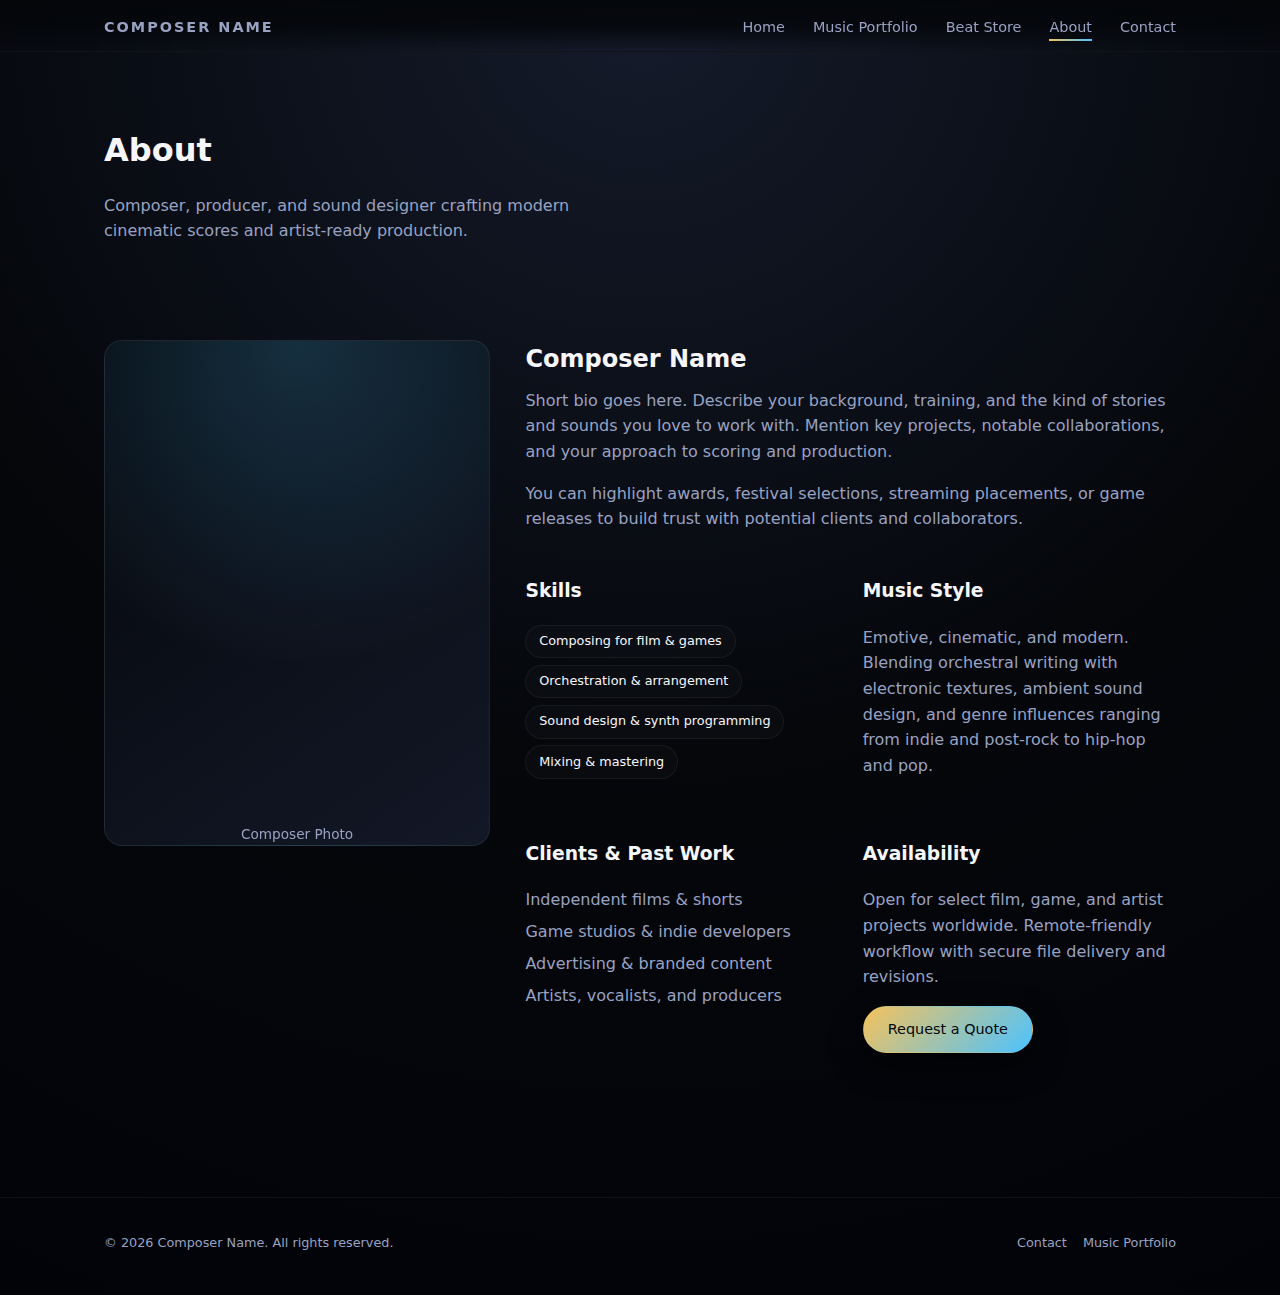
<file: about.html>
<!DOCTYPE html>
<html lang="en">
<head>
  <meta charset="UTF-8" />
  <meta name="viewport" content="width=device-width, initial-scale=1.0" />
  <title>Composer Portfolio | About</title>
  <link rel="stylesheet" href="assets/css/styles.css" />
</head>
<body class="theme-dark">
  <header class="site-header">
    <div class="container header-inner">
      <div class="logo">Composer Name</div>
      <nav class="main-nav" aria-label="Main navigation">
        <button class="nav-toggle" aria-expanded="false" aria-label="Toggle navigation">
          <span></span><span></span><span></span>
        </button>
        <ul class="nav-links">
          <li><a href="index.html">Home</a></li>
          <li><a href="portfolio.html">Music Portfolio</a></li>
          <li><a href="store.html">Beat Store</a></li>
          <li><a href="about.html" class="active">About</a></li>
          <li><a href="contact.html">Contact</a></li>
        </ul>
      </nav>
    </div>
  </header>

  <main class="page">
    <section class="page-header">
      <div class="container">
        <h1>About</h1>
        <p>
          Composer, producer, and sound designer crafting modern cinematic scores and artist-ready production.
        </p>
      </div>
    </section>

    <section class="section" aria-label="Composer bio">
      <div class="container about-layout">
        <div class="about-photo">
          <div class="photo-placeholder">
            <span>Composer Photo</span>
          </div>
        </div>
        <div class="about-content">
          <h2>Composer Name</h2>
          <p>
            Short bio goes here. Describe your background, training, and the kind of stories and sounds you love to
            work with. Mention key projects, notable collaborations, and your approach to scoring and production.
          </p>
          <p>
            You can highlight awards, festival selections, streaming placements, or game releases to build trust with
            potential clients and collaborators.
          </p>

          <div class="about-grid">
            <div>
              <h3>Skills</h3>
              <ul class="tag-list">
                <li>Composing for film &amp; games</li>
                <li>Orchestration &amp; arrangement</li>
                <li>Sound design &amp; synth programming</li>
                <li>Mixing &amp; mastering</li>
              </ul>
            </div>
            <div>
              <h3>Music Style</h3>
              <p>
                Emotive, cinematic, and modern. Blending orchestral writing with electronic textures, ambient sound
                design, and genre influences ranging from indie and post-rock to hip-hop and pop.
              </p>
            </div>
          </div>

          <div class="about-grid">
            <div>
              <h3>Clients &amp; Past Work</h3>
              <ul class="text-list">
                <li>Independent films &amp; shorts</li>
                <li>Game studios &amp; indie developers</li>
                <li>Advertising &amp; branded content</li>
                <li>Artists, vocalists, and producers</li>
              </ul>
            </div>
            <div>
              <h3>Availability</h3>
              <p>
                Open for select film, game, and artist projects worldwide. Remote-friendly workflow with secure file
                delivery and revisions.
              </p>
              <a href="contact.html" class="btn btn-primary">Request a Quote</a>
            </div>
          </div>
        </div>
      </div>
    </section>
  </main>

  <footer class="site-footer">
    <div class="container footer-inner">
      <p>© <span id="year"></span> Composer Name. All rights reserved.</p>
      <div class="footer-links">
        <a href="contact.html">Contact</a>
        <a href="portfolio.html">Music Portfolio</a>
      </div>
    </div>
  </footer>

  <script src="assets/js/main.js"></script>
</body>
</html>
</file>
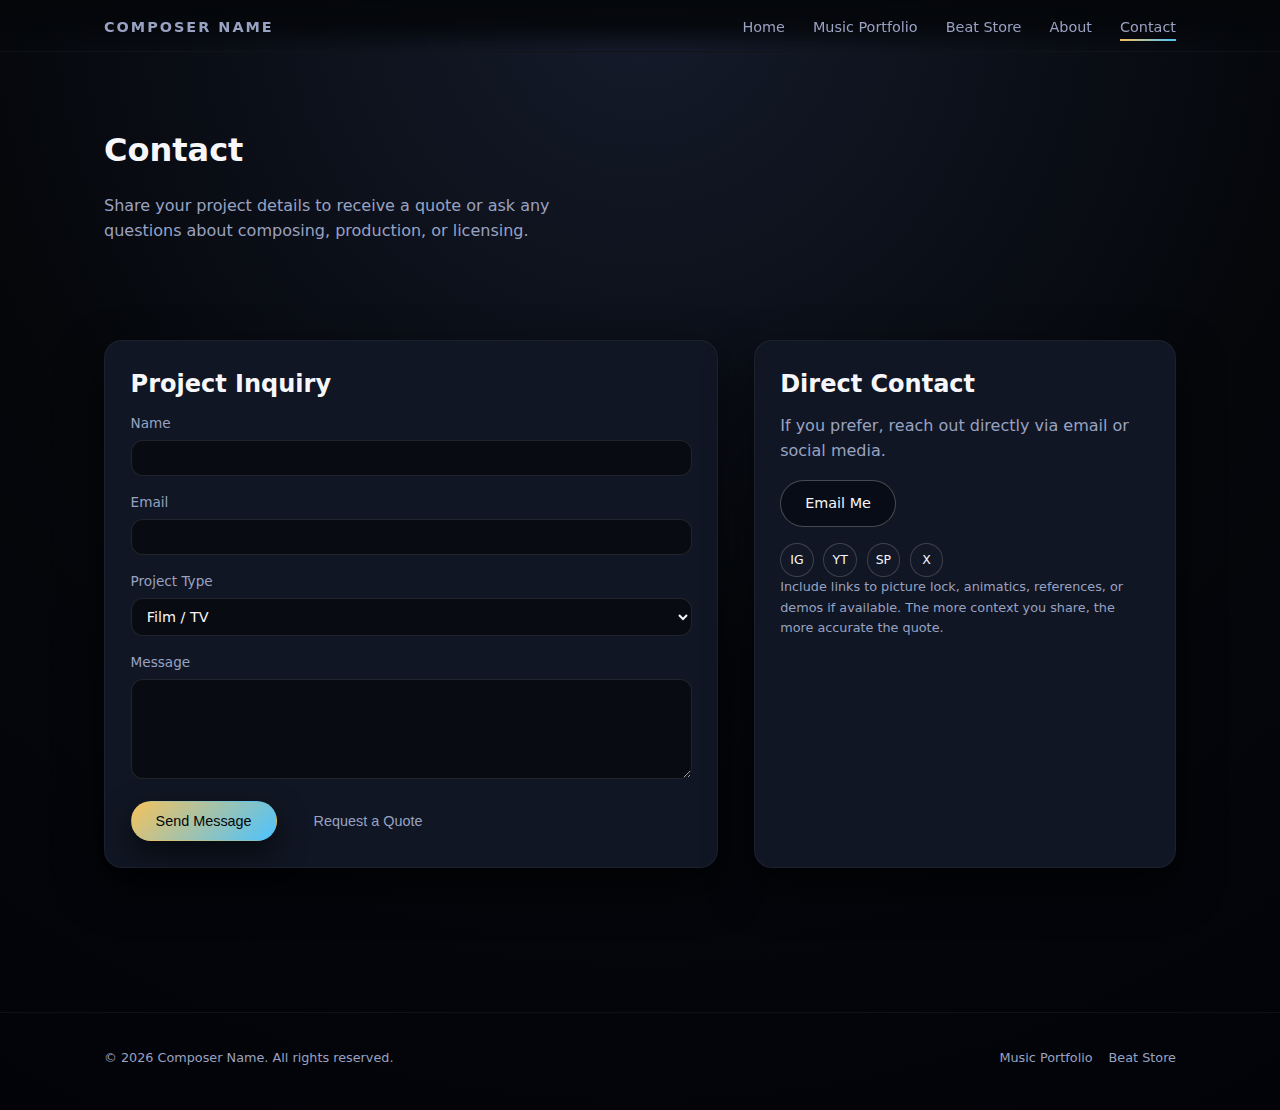
<file: contact.html>
<!DOCTYPE html>
<html lang="en">
<head>
  <meta charset="UTF-8" />
  <meta name="viewport" content="width=device-width, initial-scale=1.0" />
  <title>Composer Portfolio | Contact</title>
  <link rel="stylesheet" href="assets/css/styles.css" />
</head>
<body class="theme-dark">
  <header class="site-header">
    <div class="container header-inner">
      <div class="logo">Composer Name</div>
      <nav class="main-nav" aria-label="Main navigation">
        <button class="nav-toggle" aria-expanded="false" aria-label="Toggle navigation">
          <span></span><span></span><span></span>
        </button>
        <ul class="nav-links">
          <li><a href="index.html">Home</a></li>
          <li><a href="portfolio.html">Music Portfolio</a></li>
          <li><a href="store.html">Beat Store</a></li>
          <li><a href="about.html">About</a></li>
          <li><a href="contact.html" class="active">Contact</a></li>
        </ul>
      </nav>
    </div>
  </header>

  <main class="page">
    <section class="page-header">
      <div class="container">
        <h1>Contact</h1>
        <p>
          Share your project details to receive a quote or ask any questions about composing, production, or licensing.
        </p>
      </div>
    </section>

    <section class="section" aria-label="Contact form">
      <div class="container contact-layout">
        <div class="contact-form-panel">
          <h2>Project Inquiry</h2>
          <form class="contact-form" action="#" method="post">
            <div class="form-field">
              <label for="name">Name</label>
              <input type="text" id="name" name="name" required />
            </div>
            <div class="form-field">
              <label for="email">Email</label>
              <input type="email" id="email" name="email" required />
            </div>
            <div class="form-field">
              <label for="projectType">Project Type</label>
              <select id="projectType" name="projectType">
                <option>Film / TV</option>
                <option>Game</option>
                <option>Advertising / Brand</option>
                <option>Artist / Single / EP</option>
                <option>Other</option>
              </select>
            </div>
            <div class="form-field">
              <label for="message">Message</label>
              <textarea id="message" name="message" rows="5" required></textarea>
            </div>
            <div class="form-actions">
              <button type="submit" class="btn btn-primary">Send Message</button>
              <button type="button" class="btn btn-ghost">Request a Quote</button>
            </div>
          </form>
        </div>

        <aside class="contact-info" aria-label="Contact info and socials">
          <h2>Direct Contact</h2>
          <p>If you prefer, reach out directly via email or social media.</p>
          <a href="mailto:hello@example.com" class="btn btn-outline">Email Me</a>

          <div class="social-links">
            <a href="#" aria-label="Instagram">IG</a>
            <a href="#" aria-label="YouTube">YT</a>
            <a href="#" aria-label="Spotify">SP</a>
            <a href="#" aria-label="Twitter / X">X</a>
          </div>

          <p class="small-text">
            Include links to picture lock, animatics, references, or demos if available. The more context you share,
            the more accurate the quote.
          </p>
        </aside>
      </div>
    </section>
  </main>

  <footer class="site-footer">
    <div class="container footer-inner">
      <p>© <span id="year"></span> Composer Name. All rights reserved.</p>
      <div class="footer-links">
        <a href="portfolio.html">Music Portfolio</a>
        <a href="store.html">Beat Store</a>
      </div>
    </div>
  </footer>

  <script src="assets/js/main.js"></script>
</body>
</html>
</file>
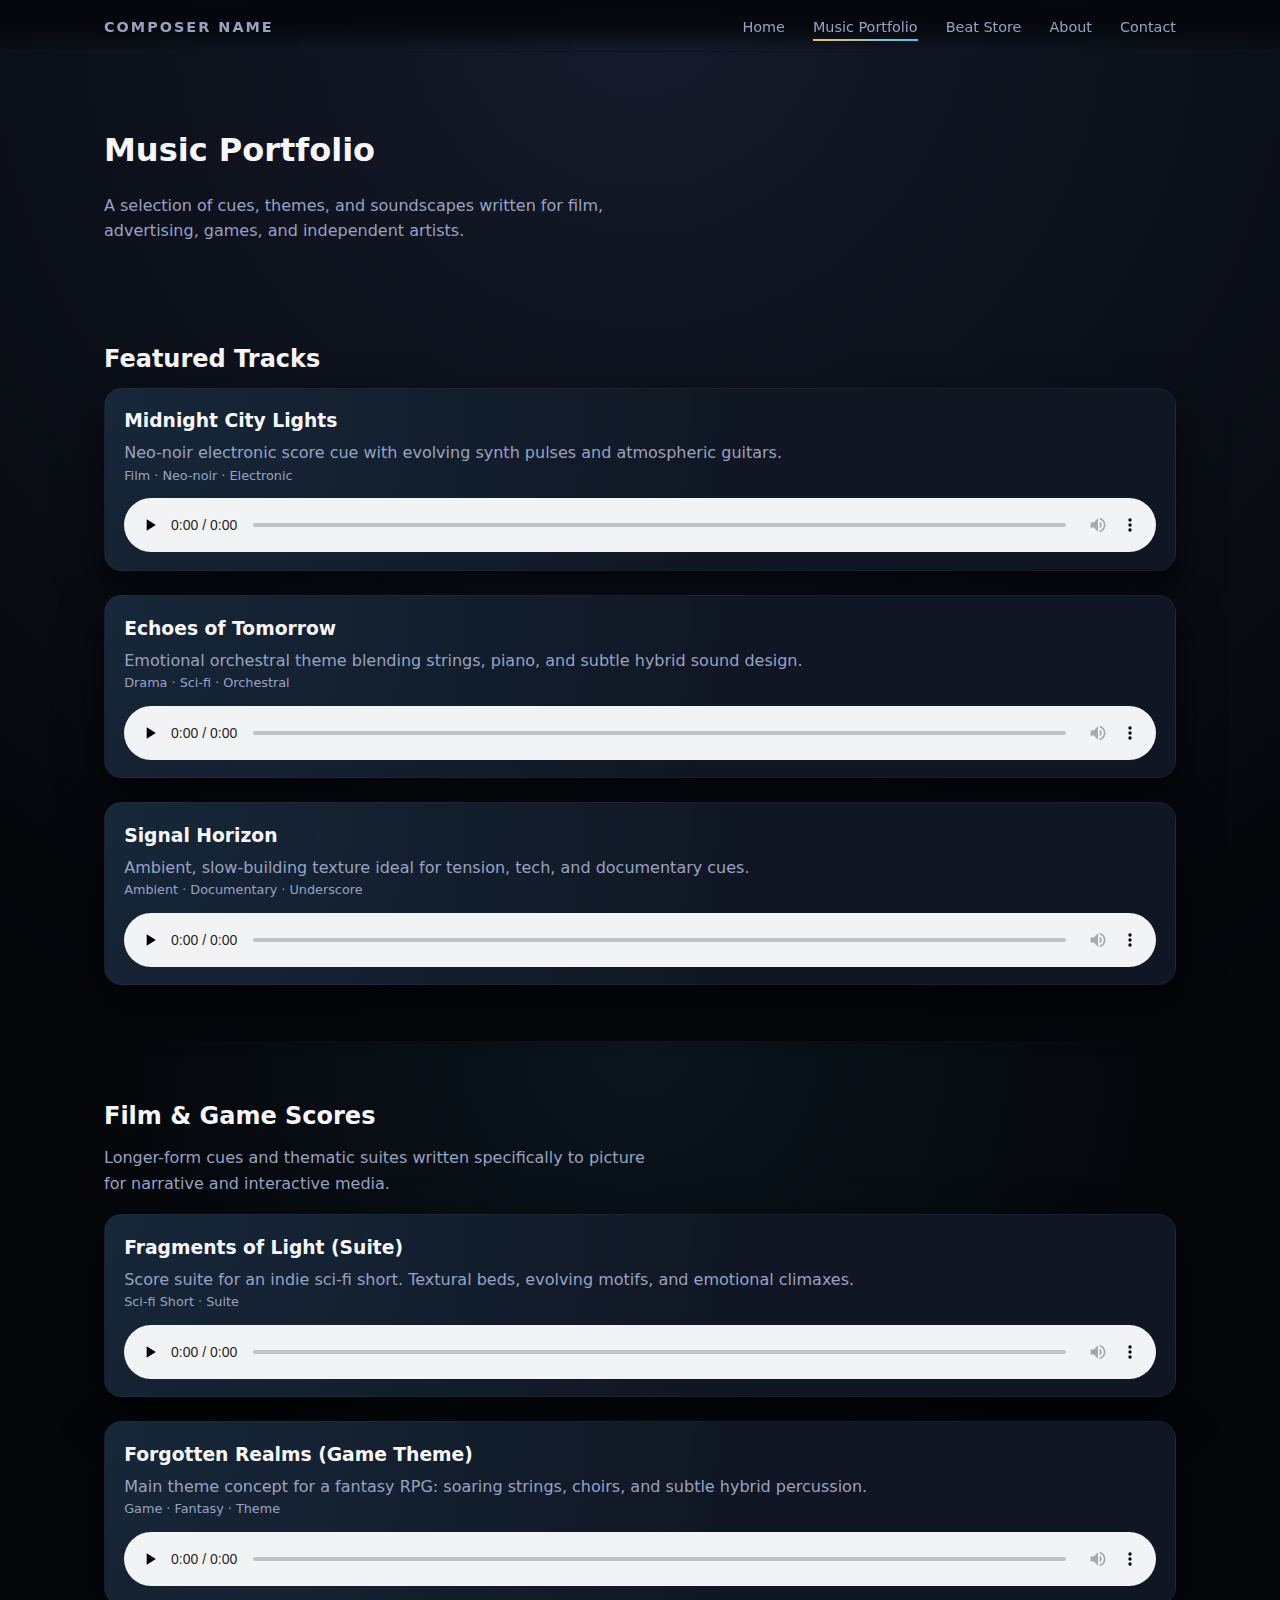
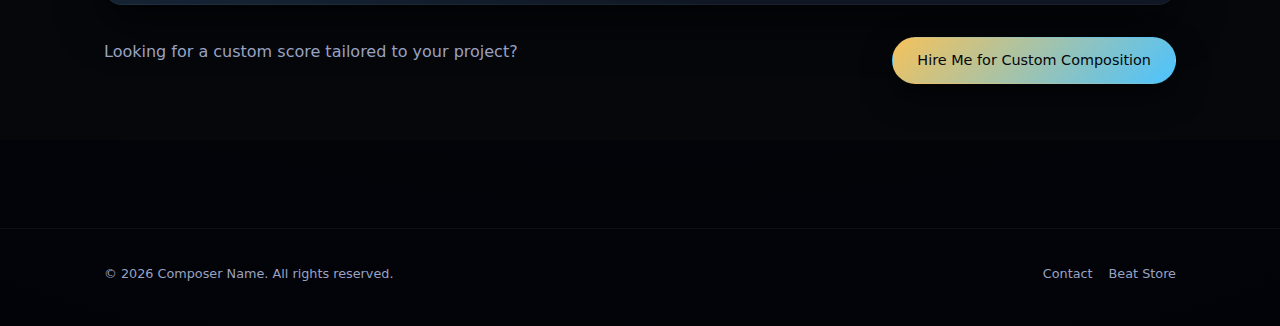
<file: portfolio.html>
<!DOCTYPE html>
<html lang="en">
<head>
  <meta charset="UTF-8" />
  <meta name="viewport" content="width=device-width, initial-scale=1.0" />
  <title>Composer Portfolio | Music Portfolio</title>
  <link rel="stylesheet" href="assets/css/styles.css" />
</head>
<body class="theme-dark">
  <header class="site-header">
    <div class="container header-inner">
      <div class="logo">Composer Name</div>
      <nav class="main-nav" aria-label="Main navigation">
        <button class="nav-toggle" aria-expanded="false" aria-label="Toggle navigation">
          <span></span><span></span><span></span>
        </button>
        <ul class="nav-links">
          <li><a href="index.html">Home</a></li>
          <li><a href="portfolio.html" class="active">Music Portfolio</a></li>
          <li><a href="store.html">Beat Store</a></li>
          <li><a href="about.html">About</a></li>
          <li><a href="contact.html">Contact</a></li>
        </ul>
      </nav>
    </div>
  </header>

  <main class="page">
    <section class="page-header">
      <div class="container">
        <h1>Music Portfolio</h1>
        <p>
          A selection of cues, themes, and soundscapes written for film, advertising, games, and independent artists.
        </p>
      </div>
    </section>

    <section class="section" aria-label="Portfolio tracks">
      <div class="container">
        <h2>Featured Tracks</h2>
        <div class="track-grid">
          <article class="track-card">
            <div class="track-meta">
              <h3>Midnight City Lights</h3>
              <p>Neo-noir electronic score cue with evolving synth pulses and atmospheric guitars.</p>
              <p class="track-tags">Film · Neo-noir · Electronic</p>
            </div>
            <audio controls preload="none">
              <source src="assets/audio/midnight-city-lights.mp3" type="audio/mpeg" />
            </audio>
          </article>

          <article class="track-card">
            <div class="track-meta">
              <h3>Echoes of Tomorrow</h3>
              <p>Emotional orchestral theme blending strings, piano, and subtle hybrid sound design.</p>
              <p class="track-tags">Drama · Sci-fi · Orchestral</p>
            </div>
            <audio controls preload="none">
              <source src="assets/audio/echoes-of-tomorrow.mp3" type="audio/mpeg" />
            </audio>
          </article>

          <article class="track-card">
            <div class="track-meta">
              <h3>Signal Horizon</h3>
              <p>Ambient, slow-building texture ideal for tension, tech, and documentary cues.</p>
              <p class="track-tags">Ambient · Documentary · Underscore</p>
            </div>
            <audio controls preload="none">
              <source src="assets/audio/signal-horizon.mp3" type="audio/mpeg" />
            </audio>
          </article>
        </div>
      </div>
    </section>

    <section class="section section-alt" aria-label="Film and game scores">
      <div class="container">
        <header class="section-heading">
          <h2>Film &amp; Game Scores</h2>
          <p>
            Longer-form cues and thematic suites written specifically to picture for narrative and interactive media.
          </p>
        </header>
        <div class="track-grid">
          <article class="track-card">
            <div class="track-meta">
              <h3>Fragments of Light (Suite)</h3>
              <p>Score suite for an indie sci-fi short. Textural beds, evolving motifs, and emotional climaxes.</p>
              <p class="track-tags">Sci-fi Short · Suite</p>
            </div>
            <audio controls preload="none">
              <source src="assets/audio/fragments-of-light.mp3" type="audio/mpeg" />
            </audio>
          </article>

          <article class="track-card">
            <div class="track-meta">
              <h3>Forgotten Realms (Game Theme)</h3>
              <p>Main theme concept for a fantasy RPG: soaring strings, choirs, and subtle hybrid percussion.</p>
              <p class="track-tags">Game · Fantasy · Theme</p>
            </div>
            <audio controls preload="none">
              <source src="assets/audio/forgotten-realms.mp3" type="audio/mpeg" />
            </audio>
          </article>
        </div>
        <div class="cta-inline">
          <p>Looking for a custom score tailored to your project?</p>
          <a href="contact.html" class="btn btn-primary">Hire Me for Custom Composition</a>
        </div>
      </div>
    </section>
  </main>

  <footer class="site-footer">
    <div class="container footer-inner">
      <p>© <span id="year"></span> Composer Name. All rights reserved.</p>
      <div class="footer-links">
        <a href="contact.html">Contact</a>
        <a href="store.html">Beat Store</a>
      </div>
    </div>
  </footer>

  <script src="assets/js/main.js"></script>
</body>
</html>
</file>
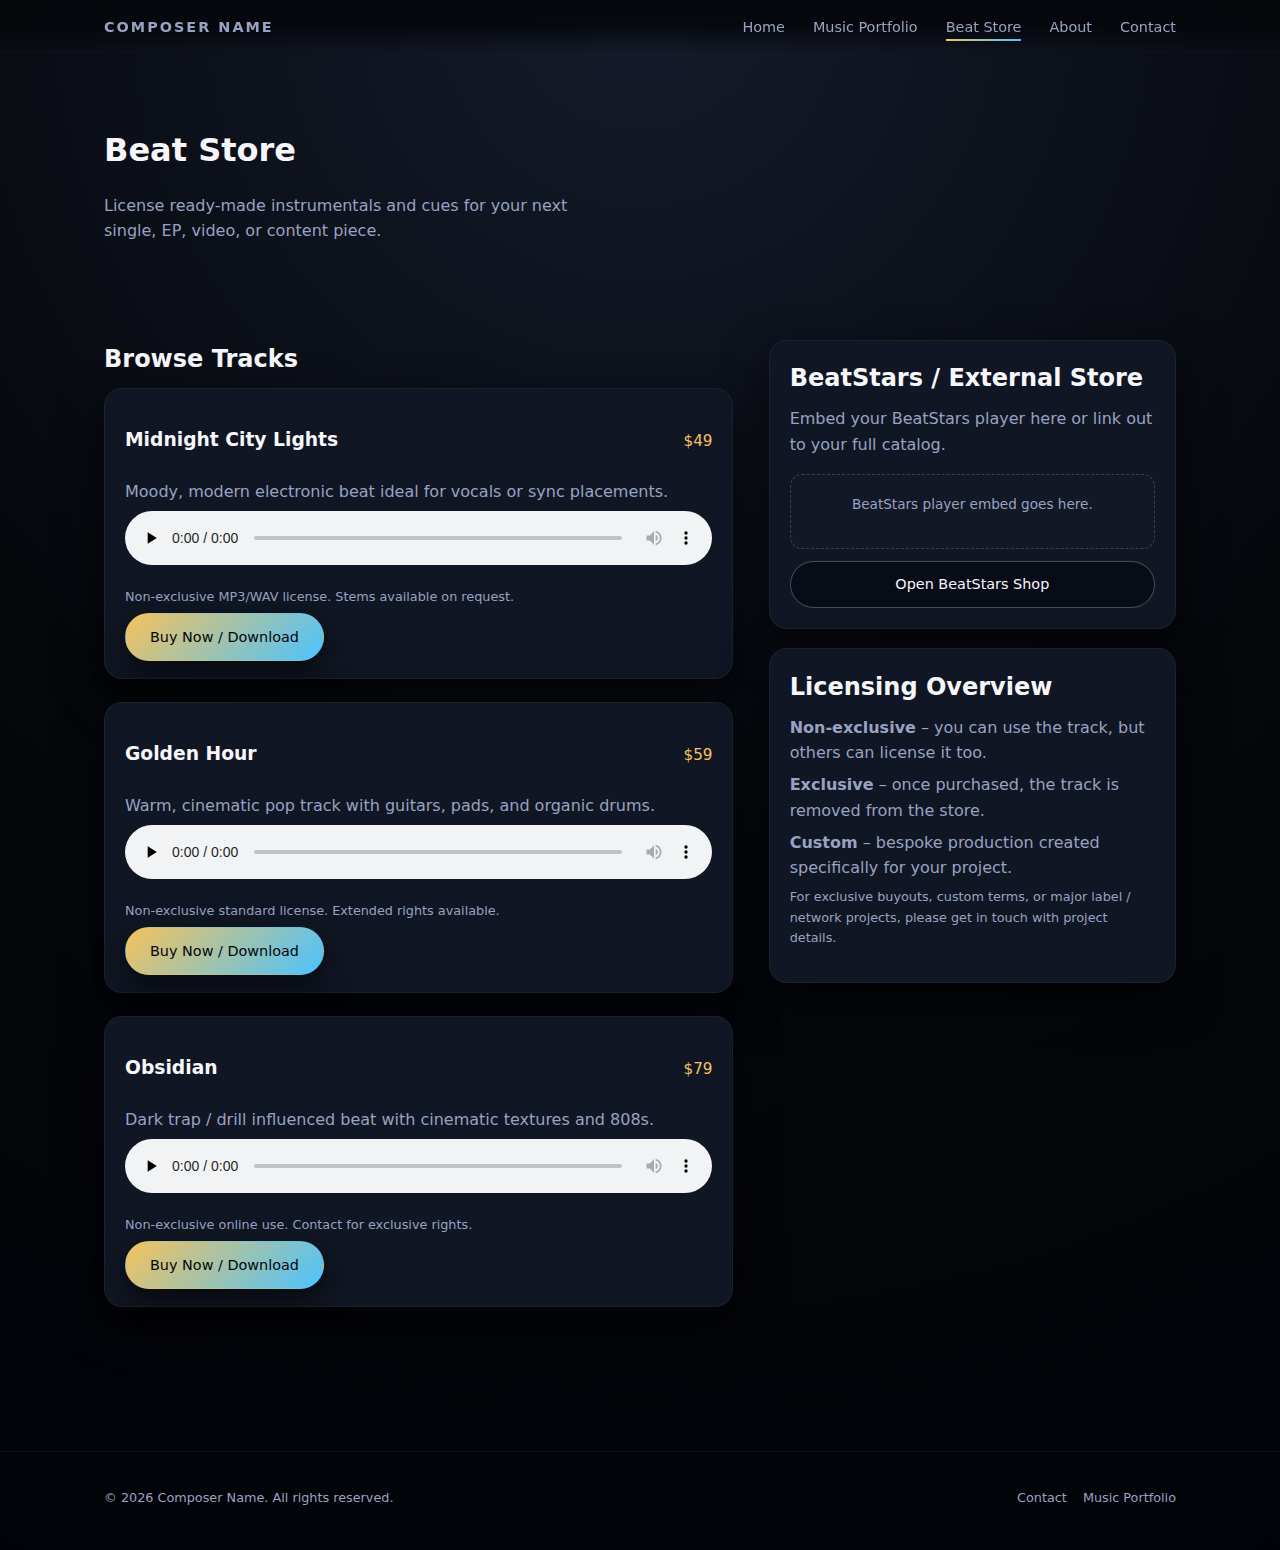
<file: store.html>
<!DOCTYPE html>
<html lang="en">
<head>
  <meta charset="UTF-8" />
  <meta name="viewport" content="width=device-width, initial-scale=1.0" />
  <title>Composer Portfolio | Beat Store</title>
  <link rel="stylesheet" href="assets/css/styles.css" />
</head>
<body class="theme-dark">
  <header class="site-header">
    <div class="container header-inner">
      <div class="logo">Composer Name</div>
      <nav class="main-nav" aria-label="Main navigation">
        <button class="nav-toggle" aria-expanded="false" aria-label="Toggle navigation">
          <span></span><span></span><span></span>
        </button>
        <ul class="nav-links">
          <li><a href="index.html">Home</a></li>
          <li><a href="portfolio.html">Music Portfolio</a></li>
          <li><a href="store.html" class="active">Beat Store</a></li>
          <li><a href="about.html">About</a></li>
          <li><a href="contact.html">Contact</a></li>
        </ul>
      </nav>
    </div>
  </header>

  <main class="page">
    <section class="page-header">
      <div class="container">
        <h1>Beat Store</h1>
        <p>
          License ready-made instrumentals and cues for your next single, EP, video, or content piece.
        </p>
      </div>
    </section>

    <section class="section" aria-label="Storefront">
      <div class="container">
        <div class="store-layout">
          <div class="store-main">
            <h2>Browse Tracks</h2>
            <div class="product-grid">
              <article class="product-card">
                <div class="product-header">
                  <h3>Midnight City Lights</h3>
                  <span class="price">$49</span>
                </div>
                <p>Moody, modern electronic beat ideal for vocals or sync placements.</p>
                <audio controls preload="none">
                  <source src="assets/audio/midnight-city-lights.mp3" type="audio/mpeg" />
                </audio>
                <p class="license-note">Non-exclusive MP3/WAV license. Stems available on request.</p>
                <div class="product-actions">
                  <a class="btn btn-primary" href="https://beatstars.com/yourprofile/midnight-city-lights" target="_blank" rel="noopener">Buy Now / Download</a>
                </div>
              </article>

              <article class="product-card">
                <div class="product-header">
                  <h3>Golden Hour</h3>
                  <span class="price">$59</span>
                </div>
                <p>Warm, cinematic pop track with guitars, pads, and organic drums.</p>
                <audio controls preload="none">
                  <source src="assets/audio/golden-hour.mp3" type="audio/mpeg" />
                </audio>
                <p class="license-note">Non-exclusive standard license. Extended rights available.</p>
                <div class="product-actions">
                  <a class="btn btn-primary" href="https://beatstars.com/yourprofile/golden-hour" target="_blank" rel="noopener">Buy Now / Download</a>
                </div>
              </article>

              <article class="product-card">
                <div class="product-header">
                  <h3>Obsidian</h3>
                  <span class="price">$79</span>
                </div>
                <p>Dark trap / drill influenced beat with cinematic textures and 808s.</p>
                <audio controls preload="none">
                  <source src="assets/audio/obsidian.mp3" type="audio/mpeg" />
                </audio>
                <p class="license-note">Non-exclusive online use. Contact for exclusive rights.</p>
                <div class="product-actions">
                  <a class="btn btn-primary" href="https://beatstars.com/yourprofile/obsidian" target="_blank" rel="noopener">Buy Now / Download</a>
                </div>
              </article>
            </div>
          </div>

          <aside class="store-sidebar" aria-label="Licensing and external store links">
            <div class="panel">
              <h2>BeatStars / External Store</h2>
              <p>
                Embed your BeatStars player here or link out to your full catalog.
              </p>
              <div class="panel-body">
                <div class="embed-placeholder">
                  <p>BeatStars player embed goes here.</p>
                </div>
                <a href="#" class="btn btn-outline full-width">Open BeatStars Shop</a>
              </div>
            </div>

            <div class="panel">
              <h2>Licensing Overview</h2>
              <ul class="text-list">
                <li><strong>Non-exclusive</strong> – you can use the track, but others can license it too.</li>
                <li><strong>Exclusive</strong> – once purchased, the track is removed from the store.</li>
                <li><strong>Custom</strong> – bespoke production created specifically for your project.</li>
              </ul>
              <p class="small-text">
                For exclusive buyouts, custom terms, or major label / network projects, please
                <a href="contact.html">get in touch</a> with project details.
              </p>
            </div>
          </aside>
        </div>
      </div>
    </section>
  </main>

  <footer class="site-footer">
    <div class="container footer-inner">
      <p>© <span id="year"></span> Composer Name. All rights reserved.</p>
      <div class="footer-links">
        <a href="contact.html">Contact</a>
        <a href="portfolio.html">Music Portfolio</a>
      </div>
    </div>
  </footer>

  <script src="assets/js/main.js"></script>
</body>
</html>
</file>
<file: assets/css/styles.css>
/* Global Styles */
:root {
  --bg-main: #05070b;
  --bg-alt: #0c1018;
  --bg-elevated: #101623;
  --border-subtle: rgba(255, 255, 255, 0.05);
  --text-main: #f7f7fb;
  --text-muted: #99a2c2;
  --accent-gold: #f5c25c;
  --accent-blue: #4cc3ff;
  --accent-soft: rgba(245, 194, 92, 0.15);
  --shadow-soft: 0 18px 45px rgba(0, 0, 0, 0.65);
  --radius-lg: 18px;
  --radius-md: 12px;
  --radius-pill: 999px;
  --container: 1120px;
}

* {
  box-sizing: border-box;
}

html,
body {
  margin: 0;
  padding: 0;
}

body.theme-dark {
  background: radial-gradient(circle at top, #151b2b 0, #05070b 52%, #020308 100%);
  color: var(--text-main);
  font-family: system-ui, -apple-system, BlinkMacSystemFont, "SF Pro Text", "Segoe UI", sans-serif;
  line-height: 1.6;
}

a {
  color: inherit;
  text-decoration: none;
}

a:hover {
  text-decoration: underline;
}

img {
  max-width: 100%;
  display: block;
}

.container {
  width: 100%;
  max-width: var(--container);
  margin: 0 auto;
  padding: 0 1.5rem;
}

main.page {
  padding-bottom: 3rem;
}

/* Header */
.site-header {
  position: sticky;
  top: 0;
  z-index: 20;
  backdrop-filter: blur(20px);
  background: linear-gradient(to bottom, rgba(5, 7, 11, 0.96), rgba(5, 7, 11, 0.9), transparent);
  border-bottom: 1px solid var(--border-subtle);
}

.header-inner {
  display: flex;
  align-items: center;
  justify-content: space-between;
  padding: 1rem 1.5rem 0.75rem;
}

.logo {
  font-weight: 600;
  letter-spacing: 0.14em;
  text-transform: uppercase;
  font-size: 0.9rem;
  color: var(--text-muted);
}

.main-nav {
  position: relative;
}

.nav-links {
  display: flex;
  gap: 1.75rem;
  list-style: none;
  margin: 0;
  padding: 0;
  font-size: 0.9rem;
}

.nav-links a {
  color: var(--text-muted);
  text-decoration: none;
  position: relative;
  padding-bottom: 0.1rem;
}

.nav-links a::after {
  content: "";
  position: absolute;
  left: 0;
  bottom: -0.25rem;
  width: 0;
  height: 2px;
  background: linear-gradient(90deg, var(--accent-gold), var(--accent-blue));
  transition: width 0.25s ease;
}

.nav-links a:hover::after,
.nav-links a.active::after {
  width: 100%;
}

.nav-toggle {
  display: none;
  background: none;
  border: 1px solid var(--border-subtle);
  border-radius: 999px;
  padding: 0.45rem 0.6rem;
  cursor: pointer;
  align-items: center;
  justify-content: center;
  gap: 0.23rem;
}

.nav-toggle span {
  display: block;
  width: 18px;
  height: 2px;
  border-radius: 999px;
  background: var(--text-main);
}

/* Hero */
.hero {
  position: relative;
  min-height: 78vh;
  display: flex;
  align-items: center;
  color: var(--text-main);
  background-image: url("../img/hero-bg.jpg");
  background-size: cover;
  background-position: center;
}

.hero-overlay {
  position: absolute;
  inset: 0;
  background: radial-gradient(circle at top left, rgba(76, 195, 255, 0.15), transparent 55%),
    radial-gradient(circle at bottom right, rgba(245, 194, 92, 0.18), transparent 55%),
    linear-gradient(135deg, rgba(3, 4, 9, 0.9), rgba(3, 5, 13, 0.98));
}

.hero-content {
  position: relative;
  padding: 5rem 1.5rem 5rem;
}

.hero-kicker {
  text-transform: uppercase;
  letter-spacing: 0.2em;
  font-size: 0.78rem;
  color: var(--text-muted);
  margin-bottom: 1.2rem;
}

.hero h1 {
  font-size: clamp(2.5rem, 4vw, 3.4rem);
  margin: 0 0 0.4rem;
}

.hero-tagline {
  font-size: 1.1rem;
  color: var(--accent-gold);
  margin-bottom: 1rem;
}

.hero-intro {
  max-width: 36rem;
  color: var(--text-muted);
  margin-bottom: 2rem;
}

.hero-actions {
  display: flex;
  flex-wrap: wrap;
  gap: 0.75rem;
}

/* Buttons */
.btn {
  display: inline-flex;
  align-items: center;
  justify-content: center;
  border-radius: var(--radius-pill);
  padding: 0.7rem 1.5rem;
  border: 1px solid transparent;
  font-size: 0.9rem;
  cursor: pointer;
  text-decoration: none;
  transition: transform 0.16s ease, box-shadow 0.16s ease, background 0.16s ease, border-color 0.16s ease;
}

.btn-primary {
  background: linear-gradient(135deg, var(--accent-gold), var(--accent-blue));
  color: #05070b;
  box-shadow: 0 12px 30px rgba(0, 0, 0, 0.6);
}

.btn-primary:hover {
  transform: translateY(-1px);
  box-shadow: 0 18px 40px rgba(0, 0, 0, 0.75);
}

.btn-outline {
  border-color: rgba(255, 255, 255, 0.25);
  color: var(--text-main);
  background: rgba(3, 6, 13, 0.6);
}

.btn-outline:hover {
  background: rgba(10, 14, 25, 0.9);
}

.btn-ghost {
  border-color: transparent;
  background: transparent;
  color: var(--text-muted);
}

.btn-ghost:hover {
  background: rgba(255, 255, 255, 0.04);
}

.btn.full-width {
  width: 100%;
  justify-content: center;
}

.text-link {
  font-size: 0.9rem;
  color: var(--accent-blue);
}

/* Sections */
.section {
  padding: 3.5rem 0;
}

.section-alt {
  background: radial-gradient(circle at top, rgba(76, 195, 255, 0.08), transparent 55%), var(--bg-main);
}

.section-highlight {
  padding: 3rem 0 3.75rem;
}

.section-grid {
  display: grid;
  grid-template-columns: minmax(0, 1.15fr) minmax(0, 1.1fr);
  gap: 2.75rem;
  align-items: flex-start;
}

.section h2 {
  margin-top: 0;
  margin-bottom: 0.6rem;
}

.section p {
  color: var(--text-muted);
  margin-top: 0;
}

/* Page header */
.page-header {
  padding: 3.25rem 0 1.5rem;
}

.page-header h1 {
  margin-bottom: 0.4rem;
}

.page-header p {
  color: var(--text-muted);
  max-width: 32rem;
}

/* Track cards / grids */
.track-grid {
  display: grid;
  grid-template-columns: minmax(0, 1fr);
  gap: 1.5rem;
}

.track-card {
  background: radial-gradient(circle at top left, rgba(76, 195, 255, 0.1), transparent 60%), var(--bg-elevated);
  border-radius: var(--radius-lg);
  padding: 1.1rem 1.2rem;
  border: 1px solid rgba(255, 255, 255, 0.04);
  box-shadow: var(--shadow-soft);
  display: flex;
  flex-direction: column;
  gap: 0.75rem;
}

.track-card h3 {
  margin: 0 0 0.25rem;
}

.track-card p {
  margin: 0;
}

.track-tags {
  font-size: 0.8rem;
  color: var(--accent-blue);
}

.track-card audio {
  width: 100%;
  border-radius: var(--radius-md);
}

.track-list.compact .track-card {
  padding: 0.9rem 1rem;
}

/* Pills / tags */
.pill-list {
  display: flex;
  flex-wrap: wrap;
  gap: 0.6rem;
}

.pill {
  border-radius: var(--radius-pill);
  padding: 0.4rem 0.95rem;
  background: var(--accent-soft);
  color: var(--accent-gold);
  font-size: 0.8rem;
  border: 1px solid rgba(245, 194, 92, 0.3);
}

.tag-list,
.text-list {
  list-style: none;
  padding: 0;
  margin: 0;
}

.tag-list li {
  display: inline-flex;
  align-items: center;
  padding: 0.35rem 0.8rem;
  margin: 0 0.4rem 0.4rem 0;
  border-radius: 999px;
  background: rgba(255, 255, 255, 0.02);
  border: 1px solid rgba(255, 255, 255, 0.06);
  font-size: 0.8rem;
}

.text-list li {
  margin-bottom: 0.4rem;
  color: var(--text-muted);
}

.small-text {
  font-size: 0.8rem;
  color: var(--text-muted);
}

/* CTA panel */
.cta-panel {
  border-radius: var(--radius-lg);
  border: 1px solid rgba(255, 255, 255, 0.08);
  padding: 1.7rem 1.8rem;
  background: radial-gradient(circle at top right, rgba(76, 195, 255, 0.13), transparent 55%),
    radial-gradient(circle at bottom left, rgba(245, 194, 92, 0.14), transparent 55%), var(--bg-elevated);
  box-shadow: var(--shadow-soft);
  display: flex;
  align-items: center;
  justify-content: space-between;
  gap: 1.5rem;
}

.cta-actions {
  display: flex;
  flex-wrap: wrap;
  gap: 0.75rem;
}

.cta-inline {
  margin-top: 2rem;
  display: flex;
  flex-wrap: wrap;
  gap: 0.9rem;
  align-items: center;
  justify-content: space-between;
}

/* Store */
.store-layout {
  display: grid;
  grid-template-columns: minmax(0, 1.7fr) minmax(0, 1.1fr);
  gap: 2.2rem;
}

.product-grid {
  display: grid;
  grid-template-columns: minmax(0, 1fr);
  gap: 1.4rem;
}

.product-card {
  background: var(--bg-elevated);
  border-radius: var(--radius-lg);
  border: 1px solid var(--border-subtle);
  padding: 1.1rem 1.25rem;
  box-shadow: var(--shadow-soft);
}

.product-header {
  display: flex;
  align-items: baseline;
  justify-content: space-between;
  gap: 0.75rem;
}

.price {
  font-size: 0.95rem;
  color: var(--accent-gold);
}

.product-card p {
  margin-top: 0.35rem;
  margin-bottom: 0.4rem;
  color: var(--text-muted);
}

.product-card audio {
  width: 100%;
  margin-bottom: 0.5rem;
}

.license-note {
  font-size: 0.8rem;
  color: var(--text-muted);
}

.product-actions {
  margin-top: 0.4rem;
}

.store-sidebar {
  display: flex;
  flex-direction: column;
  gap: 1.2rem;
}

.panel {
  background: var(--bg-elevated);
  border-radius: var(--radius-lg);
  border: 1px solid var(--border-subtle);
  padding: 1.15rem 1.25rem 1.25rem;
  box-shadow: var(--shadow-soft);
}

.panel h2 {
  margin-top: 0;
  margin-bottom: 0.55rem;
}

.panel-body {
  margin-top: 0.6rem;
}

.embed-placeholder {
  border-radius: var(--radius-md);
  padding: 1.2rem;
  border: 1px dashed rgba(255, 255, 255, 0.18);
  background: rgba(255, 255, 255, 0.01);
  text-align: center;
  font-size: 0.85rem;
  color: var(--text-muted);
  margin-bottom: 0.7rem;
}

/* About */
.about-layout {
  display: grid;
  grid-template-columns: minmax(0, 0.95fr) minmax(0, 1.6fr);
  gap: 2.2rem;
  align-items: flex-start;
}

.about-photo {
  position: sticky;
  top: 5.5rem;
}

.photo-placeholder {
  width: 100%;
  border-radius: var(--radius-lg);
  padding-top: 125%;
  background: radial-gradient(circle at top, rgba(76, 195, 255, 0.2), transparent 60%),
    linear-gradient(145deg, #05070b, #131827);
  border: 1px solid rgba(255, 255, 255, 0.08);
  display: flex;
  align-items: center;
  justify-content: center;
  color: var(--text-muted);
  font-size: 0.85rem;
}

.about-content h2 {
  margin-top: 0;
}

.about-grid {
  display: grid;
  grid-template-columns: minmax(0, 1fr) minmax(0, 1fr);
  gap: 1.5rem;
  margin-top: 1.6rem;
}

/* Contact */
.contact-layout {
  display: grid;
  grid-template-columns: minmax(0, 1.6fr) minmax(0, 1.1fr);
  gap: 2.2rem;
}

.contact-form-panel,
.contact-info {
  background: var(--bg-elevated);
  border-radius: var(--radius-lg);
  border: 1px solid var(--border-subtle);
  padding: 1.5rem 1.6rem 1.6rem;
  box-shadow: var(--shadow-soft);
}

.contact-form {
  display: grid;
  gap: 1rem;
}

.form-field {
  display: flex;
  flex-direction: column;
  gap: 0.35rem;
}

label {
  font-size: 0.85rem;
  color: var(--text-muted);
}

input,
textarea,
select {
  border-radius: var(--radius-md);
  border: 1px solid rgba(255, 255, 255, 0.1);
  background: rgba(5, 7, 11, 0.7);
  color: var(--text-main);
  padding: 0.55rem 0.7rem;
  font-family: inherit;
  font-size: 0.9rem;
}

input:focus,
textarea:focus,
select:focus {
  outline: none;
  border-color: var(--accent-blue);
  box-shadow: 0 0 0 1px rgba(76, 195, 255, 0.5);
}

textarea {
  resize: vertical;
}

.form-actions {
  display: flex;
  flex-wrap: wrap;
  gap: 0.75rem;
  margin-top: 0.4rem;
}

.social-links {
  margin-top: 1rem;
  display: flex;
  gap: 0.6rem;
}

.social-links a {
  width: 2.1rem;
  height: 2.1rem;
  border-radius: 999px;
  display: flex;
  align-items: center;
  justify-content: center;
  font-size: 0.78rem;
  border: 1px solid rgba(255, 255, 255, 0.18);
  background: rgba(255, 255, 255, 0.01);
}

.social-links a:hover {
  background: rgba(255, 255, 255, 0.04);
}

/* Footer */
.site-footer {
  border-top: 1px solid var(--border-subtle);
  padding: 1.4rem 0 1.8rem;
  margin-top: 2.5rem;
}

.footer-inner {
  display: flex;
  align-items: center;
  justify-content: space-between;
  gap: 1rem;
  font-size: 0.8rem;
  color: var(--text-muted);
}

.footer-links {
  display: flex;
  gap: 1rem;
}

/* Utilities */
.section-heading {
  margin-bottom: 1.1rem;
}

.section-heading p {
  max-width: 34rem;
}

/* Responsive */
@media (max-width: 900px) {
  .section-grid,
  .store-layout,
  .about-layout,
  .contact-layout {
    grid-template-columns: minmax(0, 1fr);
  }

  .about-photo {
    position: static;
  }

  .cta-panel {
    flex-direction: column;
    align-items: flex-start;
  }
}

@media (max-width: 768px) {
  .header-inner {
    padding-right: 1.25rem;
  }

  .nav-toggle {
    display: inline-flex;
  }

  .nav-links {
    position: absolute;
    right: 0;
    top: 115%;
    background: rgba(3, 5, 11, 0.98);
    border-radius: var(--radius-lg);
    padding: 0.75rem 1rem;
    flex-direction: column;
    align-items: flex-start;
    gap: 0.5rem;
    min-width: 190px;
    border: 1px solid var(--border-subtle);
    box-shadow: 0 14px 35px rgba(0, 0, 0, 0.8);
    transform-origin: top right;
    transform: scaleY(0.9);
    opacity: 0;
    pointer-events: none;
    transition: opacity 0.18s ease, transform 0.18s ease;
  }

  .nav-links.open {
    opacity: 1;
    transform: scaleY(1);
    pointer-events: auto;
  }

  .hero {
    min-height: 70vh;
  }

  .hero-content {
    padding-top: 4rem;
    padding-bottom: 3.5rem;
  }
}

@media (max-width: 520px) {
  .hero-actions {
    flex-direction: column;
    align-items: stretch;
    max-width: 16rem;
  }

  .cta-actions {
    flex-direction: column;
    align-items: stretch;
  }
}
</file>
